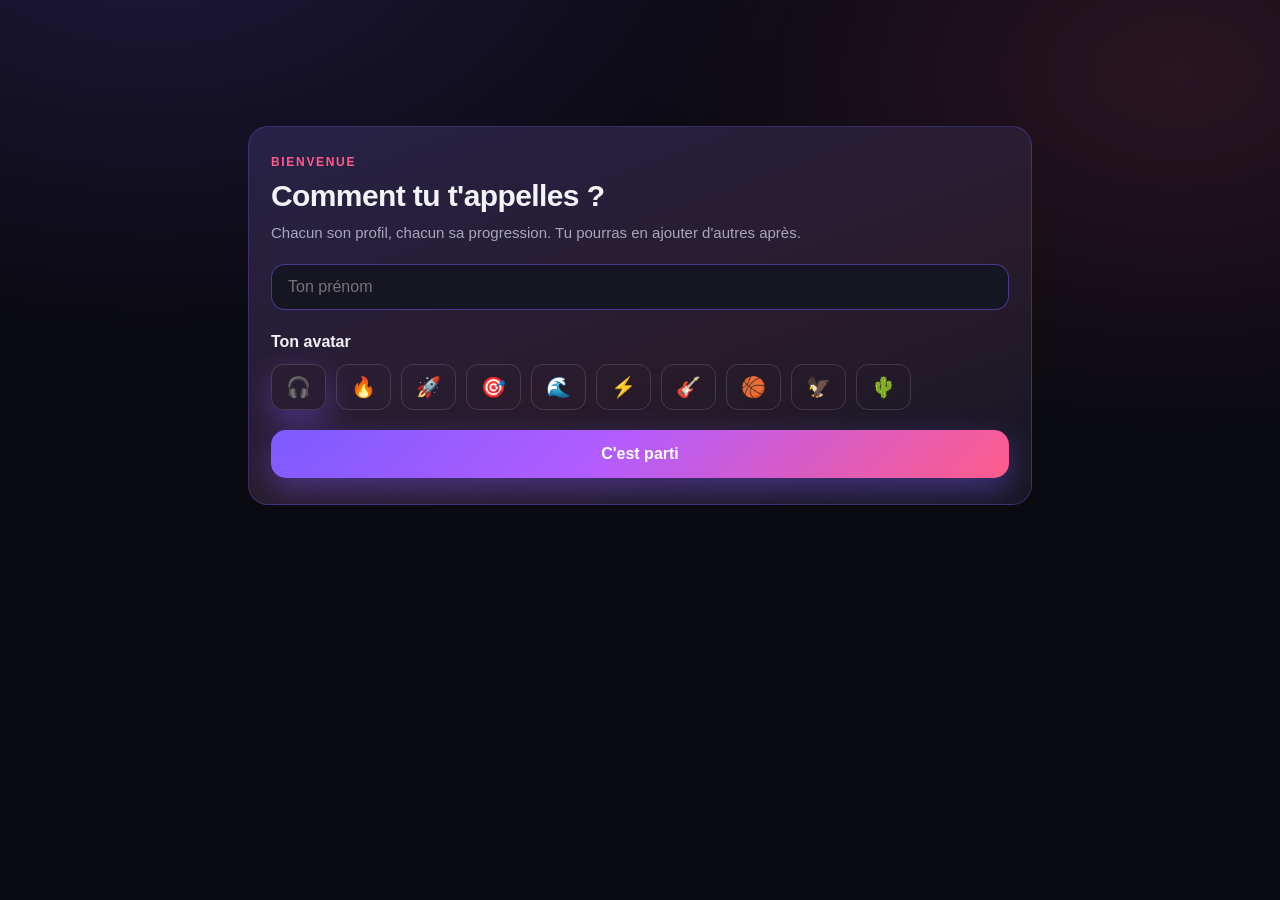
<file: index.html>
<!doctype html>
<html lang="fr">
<head>
<meta charset="utf-8">
<meta name="viewport" content="width=device-width, initial-scale=1, viewport-fit=cover">
<meta name="theme-color" content="#0B0B12">
<title>SpeakUS — American English, tous les jours</title>
<meta name="apple-mobile-web-app-capable" content="yes">
<meta name="mobile-web-app-capable" content="yes">
<meta name="apple-mobile-web-app-status-bar-style" content="black-translucent">
<meta name="apple-mobile-web-app-title" content="SpeakUS">
<link rel="manifest" href="manifest.webmanifest">
<link rel="apple-touch-icon" href="icon-180.png">
<link rel="icon" href="icon-192.png">
<link rel="stylesheet" href="assets/app.css">
</head>
<body>
  <div id="app"></div>
  <div id="toast" class="toast"></div>

  <script src="data/m1.js"></script>
  <script src="data/m2.js"></script>
  <script src="data/m3.js"></script>
  <script src="data/m4.js"></script>
  <script src="data/m5.js"></script>
  <script src="data/m6.js"></script>
  <script src="assets/speech.js"></script>
  <script src="assets/phonetic.js"></script>
  <script src="assets/coach.js"></script>
  <script src="assets/sync.js"></script>
  <script src="assets/app.js"></script>
</body>
</html>
</file>
<file: assets/app.css>
/* ============ SpeakUS — design system ============ */
:root{
  --bg:#0A0A11;
  --bg2:#10101B;
  --surface:#161623;
  --surface2:#1E1E2F;
  --line:rgba(255,255,255,.08);
  --line2:rgba(255,255,255,.14);
  --txt:#F2F2F7;
  --txt2:#A8A8BC;
  --txt3:#6E6E86;
  --acc:#7C5CFF;
  --acc2:#FF5C8A;
  --ok:#31D97A;
  --warn:#FFB84D;
  --bad:#FF5C6C;
  --grad:linear-gradient(135deg,#7C5CFF 0%,#B25CFF 45%,#FF5C8A 100%);
  --radius:20px;
  --shadow:0 18px 50px rgba(0,0,0,.55);
  --font:-apple-system,BlinkMacSystemFont,"Segoe UI",Inter,Roboto,Helvetica,Arial,sans-serif;
}
*{box-sizing:border-box;-webkit-tap-highlight-color:transparent}
html,body{margin:0;padding:0;min-height:100%}
body{
  background:
    radial-gradient(1100px 700px at 12% -10%, rgba(124,92,255,.18), transparent 60%),
    radial-gradient(900px 600px at 92% 8%, rgba(255,92,138,.13), transparent 60%),
    var(--bg);
  color:var(--txt);font-family:var(--font);
  font-size:16px;line-height:1.5;
  -webkit-font-smoothing:antialiased;
}
#app{max-width:820px;margin:0 auto;padding:18px 18px 110px;min-height:100%}
h1,h2,h3,h4{margin:0;font-weight:800;letter-spacing:-.02em}
button{font-family:inherit;font-size:inherit;color:inherit;border:0;background:none;cursor:pointer}
input,select{font-family:inherit;font-size:inherit}

/* ============ HEADER ============ */
.hdr{display:flex;align-items:center;gap:10px;padding:6px 2px 20px;flex-wrap:wrap}
.logo{display:flex;align-items:center;gap:10px;font-weight:900;font-size:19px;letter-spacing:-.03em}
.logo .dot{width:32px;height:32px;border-radius:11px;background:var(--grad);display:grid;place-items:center;font-size:16px;box-shadow:0 6px 20px rgba(124,92,255,.45)}
.logo i{font-style:normal;background:var(--grad);-webkit-background-clip:text;background-clip:text;color:transparent}
.hdr .sp{flex:1}
.chip{display:inline-flex;align-items:center;gap:6px;padding:7px 12px;border-radius:999px;background:var(--surface);border:1px solid var(--line);font-size:13px;font-weight:700;color:var(--txt2)}
.chip b{color:var(--txt)}
.chip.fire{background:linear-gradient(135deg,rgba(255,138,60,.22),rgba(255,92,108,.16));border-color:rgba(255,138,60,.35);color:#FFCFA8}
.chip.ok{background:rgba(49,217,122,.14);border-color:rgba(49,217,122,.32);color:#8DEBB6}

/* Sur telephone la barre du haut debordait sur deux lignes : on resserre,
   et le nom du logo s'efface avant que quoi que ce soit ne saute a la ligne. */
@media(max-width:520px){
  .hdr{gap:6px;flex-wrap:nowrap}
  .hdr .logo span:last-child{display:none}
  .hdr .chip{padding:6px 9px;font-size:12.5px;white-space:nowrap}
  .hdr .iconbtn{width:34px;height:34px;font-size:15px;flex-shrink:0}
  .hdr .logo .dot{width:28px;height:28px;border-radius:9px;font-size:14px}
}
.chip.warn{background:rgba(255,184,77,.14);border-color:rgba(255,184,77,.32);color:#FFD79E}
.iconbtn{width:38px;height:38px;border-radius:12px;background:var(--surface);border:1px solid var(--line);display:grid;place-items:center;font-size:17px;color:var(--txt2)}
.iconbtn:hover{background:var(--surface2);color:var(--txt)}

/* ============ CARDS ============ */
.card{background:var(--surface);border:1px solid var(--line);border-radius:var(--radius);padding:20px;margin-bottom:14px}
.card.glow{background:linear-gradient(160deg,rgba(124,92,255,.16),rgba(255,92,138,.08) 60%,transparent),var(--surface);border-color:rgba(124,92,255,.3)}
.hero{position:relative;overflow:hidden;padding:26px 22px}
.hero .eyebrow{font-size:12px;font-weight:800;letter-spacing:.14em;text-transform:uppercase;color:var(--acc2);margin-bottom:8px}
.hero h1{font-size:30px;line-height:1.15;margin-bottom:8px}
.hero p{margin:0;color:var(--txt2);font-size:15px}

.grid2{display:grid;grid-template-columns:1fr 1fr;gap:12px}
.grid3{display:grid;grid-template-columns:repeat(3,1fr);gap:10px}
@media(max-width:560px){.grid3{grid-template-columns:repeat(2,1fr)}}

.stat{background:var(--surface);border:1px solid var(--line);border-radius:16px;padding:14px}
.stat .k{font-size:11px;font-weight:800;letter-spacing:.1em;text-transform:uppercase;color:var(--txt3)}
.stat .v{font-size:26px;font-weight:900;letter-spacing:-.03em;margin-top:2px}
.stat .s{font-size:12px;color:var(--txt2)}

/* ============ BUTTONS ============ */
.btn{display:inline-flex;align-items:center;justify-content:center;gap:9px;padding:15px 22px;border-radius:15px;font-weight:800;font-size:16px;background:var(--surface2);border:1px solid var(--line2);transition:transform .12s ease,filter .12s ease}
.btn:hover{filter:brightness(1.12)}
.btn:active{transform:scale(.975)}
.btn.primary{background:var(--grad);border:0;color:#fff;box-shadow:0 12px 32px rgba(124,92,255,.4)}
.btn.ok{background:linear-gradient(135deg,#25B765,#31D97A);border:0;color:#04220F}
.btn.ghost{background:transparent;border:1px solid var(--line2);color:var(--txt2)}
.btn.block{display:flex;width:100%}
.btn.sm{padding:10px 15px;font-size:14px;border-radius:12px}
.btn[disabled]{opacity:.4;pointer-events:none}
.btnrow{display:flex;gap:10px;flex-wrap:wrap}

/* ============ PROGRESS ============ */
.bar{height:10px;border-radius:99px;background:rgba(255,255,255,.08);overflow:hidden}
.bar>i{display:block;height:100%;border-radius:99px;background:var(--grad);transition:width .5s cubic-bezier(.2,.8,.2,1)}
.bar.thin{height:6px}
.levelbar{position:relative;margin:18px 0 6px}
.levelticks{display:flex;justify-content:space-between;font-size:11px;font-weight:800;color:var(--txt3);margin-top:7px;letter-spacing:.05em}
.levelticks b{color:var(--acc2)}

/* ============ SESSION ============ */
.sess-top{display:flex;align-items:center;gap:12px;margin-bottom:18px}
.sess-top .bar{flex:1}
.stepbadge{font-size:11px;font-weight:900;letter-spacing:.12em;text-transform:uppercase;color:var(--acc);background:rgba(124,92,255,.14);border:1px solid rgba(124,92,255,.3);padding:6px 11px;border-radius:99px;white-space:nowrap}

.expr{text-align:center;padding:8px 4px 4px}
.expr .en{font-size:34px;font-weight:900;letter-spacing:-.035em;line-height:1.15}
@media(max-width:560px){.expr .en{font-size:26px}}
.expr .fr{color:var(--acc2);font-weight:700;font-size:17px;margin-top:12px}
.expr .tags{display:flex;gap:7px;justify-content:center;flex-wrap:wrap;margin-top:14px}
.tag{font-size:11px;font-weight:800;letter-spacing:.07em;text-transform:uppercase;padding:5px 10px;border-radius:8px;background:rgba(255,255,255,.06);color:var(--txt2);border:1px solid var(--line)}
.tag.lv{background:rgba(124,92,255,.16);color:#C9B8FF;border-color:rgba(124,92,255,.3)}
.tag.rg{background:rgba(255,92,138,.13);color:#FFB3C8;border-color:rgba(255,92,138,.28)}

.exbox{margin-top:18px;background:var(--bg2);border:1px solid var(--line);border-radius:14px;padding:14px 16px}
.exbox .lbl{font-size:11px;font-weight:800;letter-spacing:.12em;text-transform:uppercase;color:var(--txt3);margin-bottom:6px}
.exbox .txt{font-size:16px;line-height:1.55}
.exbox .note{margin-top:10px;font-size:13.5px;color:var(--txt2);border-top:1px dashed var(--line);padding-top:10px}

/* ---- aide à la prononciation ---- */
/* ---- Le correcteur ---- */
.coach{margin-top:14px;background:var(--bg2);border:1px solid var(--line);border-radius:16px;padding:14px 16px}
.coach-load{display:flex;align-items:center;gap:8px;font-size:13.5px;font-weight:700;color:var(--txt2)}
.coach-load .dots{display:inline-flex;gap:3px}
.coach-load .dots i{width:5px;height:5px;border-radius:50%;background:var(--acc);animation:bounce 1.1s infinite}
.coach-load .dots i:nth-child(2){animation-delay:.15s}
.coach-load .dots i:nth-child(3){animation-delay:.3s}
@keyframes bounce{0%,60%,100%{opacity:.25;transform:translateY(0)}30%{opacity:1;transform:translateY(-4px)}}
.coach-verdict{display:flex;gap:11px;align-items:flex-start;padding:11px 13px;border-radius:12px;margin-bottom:12px}
.coach-verdict.good{background:rgba(49,217,122,.11);border:1px solid rgba(49,217,122,.32)}
.coach-verdict.mid{background:rgba(255,184,77,.1);border:1px solid rgba(255,184,77,.32)}
.coach-verdict.bad{background:rgba(255,92,108,.1);border:1px solid rgba(255,92,108,.32)}
.coach-icon{font-size:17px;line-height:1.3}
.coach-verdict b{font-size:14.5px;font-weight:800;display:block}
.coach-verdict small{display:block;font-size:13px;font-weight:500;color:var(--txt2);margin-top:3px;line-height:1.45}
.coach-row{padding:11px 0;border-top:1px solid var(--line)}
.coach-row:first-of-type{border-top:0;padding-top:0}
.coach-row .lbl{font-size:10.5px;font-weight:800;letter-spacing:.13em;text-transform:uppercase;color:var(--txt3);margin-bottom:6px}
.coach-said{font-size:16px;font-weight:600;color:var(--txt2);font-style:italic}
.coach-mean{font-size:13.5px;color:var(--txt2);margin-top:5px;line-height:1.45}
.coach-fix{display:flex;align-items:center;gap:10px;font-size:19px;font-weight:900;letter-spacing:-.02em;color:var(--ok)}
.coach-row.fix .lbl{color:var(--ok)}

.phon{margin-top:14px;background:rgba(255,184,77,.07);border:1px solid rgba(255,184,77,.24);border-radius:14px;padding:12px 14px}
.phon-head{display:flex;align-items:center;justify-content:space-between;margin-bottom:8px}
.phon-head .lbl{font-size:11px;font-weight:800;letter-spacing:.12em;text-transform:uppercase;color:#FFC978}
.phon-help{width:20px;height:20px;border-radius:50%;background:rgba(255,184,77,.18);border:1px solid rgba(255,184,77,.4);color:#FFC978;font-size:12px;font-weight:900;line-height:1;display:grid;place-items:center}
.phon-help:hover{background:rgba(255,184,77,.32)}
.phon-line{display:flex;flex-wrap:wrap;gap:6px 8px;align-items:center}
.phon-w{font-size:17px;font-weight:700;color:#FFDDA8;letter-spacing:.01em;padding:3px 7px;border-radius:8px;border:1px solid transparent;background:none;transition:.15s}
button.phon-w{cursor:pointer;border-color:rgba(255,184,77,.2)}
button.phon-w:hover{background:rgba(255,184,77,.16);border-color:rgba(255,184,77,.45)}
.phon-w.phon-on{background:rgba(255,184,77,.34);color:#fff;transform:scale(1.06)}

.cue{background:linear-gradient(135deg,rgba(124,92,255,.12),transparent);border:1px solid rgba(124,92,255,.25);border-radius:14px;padding:14px 16px;margin-bottom:16px}
.cue .who{font-size:11px;font-weight:900;letter-spacing:.12em;text-transform:uppercase;color:var(--acc);margin-bottom:5px}
.cue .line{font-size:18px;font-weight:700}

.prompt{text-align:center;font-size:19px;font-weight:700;line-height:1.4;margin:6px 0 20px}
.prompt small{display:block;font-size:12px;font-weight:800;color:var(--txt3);text-transform:uppercase;letter-spacing:.12em;margin-bottom:10px}

/* ============ MIC ============ */
.micwrap{display:flex;flex-direction:column;align-items:center;gap:14px;margin:22px 0 6px}
.mic{width:96px;height:96px;border-radius:50%;background:var(--grad);display:grid;place-items:center;font-size:36px;box-shadow:0 14px 40px rgba(124,92,255,.5);position:relative;transition:transform .15s ease}
.mic:active{transform:scale(.94)}
.mic.listening{animation:pulse 1.25s infinite}
.mic.listening::after{content:"";position:absolute;inset:-14px;border-radius:50%;border:2px solid rgba(255,92,138,.5);animation:ring 1.25s infinite}
@keyframes pulse{0%,100%{transform:scale(1)}50%{transform:scale(1.06)}}
@keyframes ring{0%{transform:scale(.9);opacity:.9}100%{transform:scale(1.25);opacity:0}}
.michint{font-size:14px;color:var(--txt2);font-weight:600;text-align:center;min-height:22px}

.heard{margin-top:14px;background:var(--bg2);border:1px solid var(--line);border-radius:14px;padding:14px 16px}
.heard .lbl{font-size:11px;font-weight:800;letter-spacing:.12em;text-transform:uppercase;color:var(--txt3);margin-bottom:8px}
.heard .words{font-size:18px;font-weight:700;line-height:1.7}
.w-ok{color:var(--ok)}
.w-mid{color:var(--warn)}
.w-bad{color:var(--bad);text-decoration:underline wavy rgba(255,92,108,.55)}
.w-extra{color:var(--txt3);font-weight:500;font-size:.9em}

.scorebox{display:flex;align-items:center;gap:14px;margin-top:14px;padding:14px 16px;border-radius:14px;border:1px solid var(--line)}
.scorebox.good{background:rgba(49,217,122,.1);border-color:rgba(49,217,122,.35)}
.scorebox.mid{background:rgba(255,184,77,.1);border-color:rgba(255,184,77,.35)}
.scorebox.bad{background:rgba(255,92,108,.1);border-color:rgba(255,92,108,.35)}
.scorebox .pct{font-size:30px;font-weight:900;letter-spacing:-.04em;min-width:66px}
.scorebox .msg{font-size:14.5px;font-weight:700;line-height:1.35}
.scorebox .msg small{display:block;font-weight:500;color:var(--txt2);font-size:13px;margin-top:3px}

/* ============ NAV ============ */
.nav{position:fixed;left:0;right:0;bottom:0;z-index:50;background:rgba(10,10,17,.9);backdrop-filter:blur(18px);border-top:1px solid var(--line)}
.nav .inner{max-width:820px;margin:0 auto;display:grid;grid-template-columns:repeat(4,1fr);padding:8px 10px calc(8px + env(safe-area-inset-bottom))}
.nav button{position:relative;display:flex;flex-direction:column;align-items:center;gap:3px;padding:8px 4px;border-radius:12px;font-size:11px;font-weight:800;color:var(--txt3)}
.nav button .i{font-size:19px;line-height:1}
.nav button.on{color:var(--txt)}
.nav .badge{position:absolute;top:2px;right:calc(50% - 26px);background:var(--acc2);color:#fff;font-size:10px;font-weight:900;padding:1px 6px;border-radius:99px}

/* ============ LISTS ============ */
.list{display:flex;flex-direction:column;gap:9px}
.item{display:flex;align-items:center;gap:12px;background:var(--surface);border:1px solid var(--line);border-radius:14px;padding:13px 15px}
.item .m{flex:1;min-width:0}
.item .en{font-weight:800;font-size:15.5px}
.item .fr{font-size:13px;color:var(--txt2);white-space:nowrap;overflow:hidden;text-overflow:ellipsis}
.item .lvl{font-size:10px;font-weight:900;padding:3px 7px;border-radius:6px;background:rgba(124,92,255,.16);color:#C9B8FF}
.item .play{width:34px;height:34px;border-radius:10px;background:var(--surface2);display:grid;place-items:center;font-size:14px;flex-shrink:0}
.boxdots{display:flex;gap:3px}
.boxdots i{width:6px;height:6px;border-radius:50%;background:rgba(255,255,255,.14)}
.boxdots i.f{background:var(--ok)}

.search{width:100%;padding:13px 16px;border-radius:14px;background:var(--surface);border:1px solid var(--line);color:var(--txt);outline:none;margin-bottom:14px}
.search:focus{border-color:rgba(124,92,255,.5)}

/* ============ HEATMAP ============ */
.heat{display:grid;grid-template-columns:repeat(auto-fill,minmax(13px,1fr));gap:4px;margin-top:6px}
.heat i{aspect-ratio:1;border-radius:3px;background:rgba(255,255,255,.06)}
.heat i.l1{background:rgba(124,92,255,.35)}
.heat i.l2{background:rgba(124,92,255,.65)}
.heat i.l3{background:#8A6BFF}
.heat i.today{outline:2px solid var(--acc2);outline-offset:1px}

/* ============ MISC ============ */
.sect{font-size:12px;font-weight:900;letter-spacing:.14em;text-transform:uppercase;color:var(--txt3);margin:24px 2px 12px}
.muted{color:var(--txt2);font-size:14px}
.center{text-align:center}
.toast{position:fixed;left:50%;bottom:96px;transform:translateX(-50%) translateY(24px);background:var(--surface2);border:1px solid var(--line2);color:var(--txt);padding:12px 18px;border-radius:14px;font-weight:700;font-size:14px;opacity:0;pointer-events:none;transition:.25s;z-index:100;box-shadow:var(--shadow);max-width:90vw;text-align:center}
.toast.show{opacity:1;transform:translateX(-50%) translateY(0)}
.modal{position:fixed;inset:0;z-index:80;background:rgba(5,5,10,.72);backdrop-filter:blur(6px);display:grid;place-items:center;padding:18px}
.modal .box{background:var(--surface);border:1px solid var(--line2);border-radius:22px;padding:22px;max-width:460px;width:100%;box-shadow:var(--shadow);max-height:86vh;overflow:auto}
.row{display:flex;align-items:center;justify-content:space-between;gap:14px;padding:12px 0;border-bottom:1px solid var(--line)}
.row:last-of-type{border-bottom:0}
.row .lb{font-weight:700;font-size:14.5px}
.row .lb small{display:block;color:var(--txt3);font-weight:500;font-size:12.5px}
.row select,.row input[type=number],.row input[type=date]{background:var(--surface2);border:1px solid var(--line2);color:var(--txt);border-radius:10px;padding:8px 11px;outline:none;color-scheme:dark}
.confetti{position:fixed;inset:0;pointer-events:none;z-index:90;overflow:hidden}
.confetti i{position:absolute;width:9px;height:14px;border-radius:2px;animation:fall 2.6s linear forwards}
@keyframes fall{to{transform:translateY(105vh) rotate(720deg);opacity:0}}
.fadein{animation:fade .3s ease both}
@keyframes fade{from{opacity:0;transform:translateY(10px)}to{opacity:1;transform:none}}
.warnbox{background:rgba(255,184,77,.1);border:1px solid rgba(255,184,77,.35);border-radius:14px;padding:14px 16px;font-size:14px;color:#FFDDA8;margin-bottom:14px}
</file>
